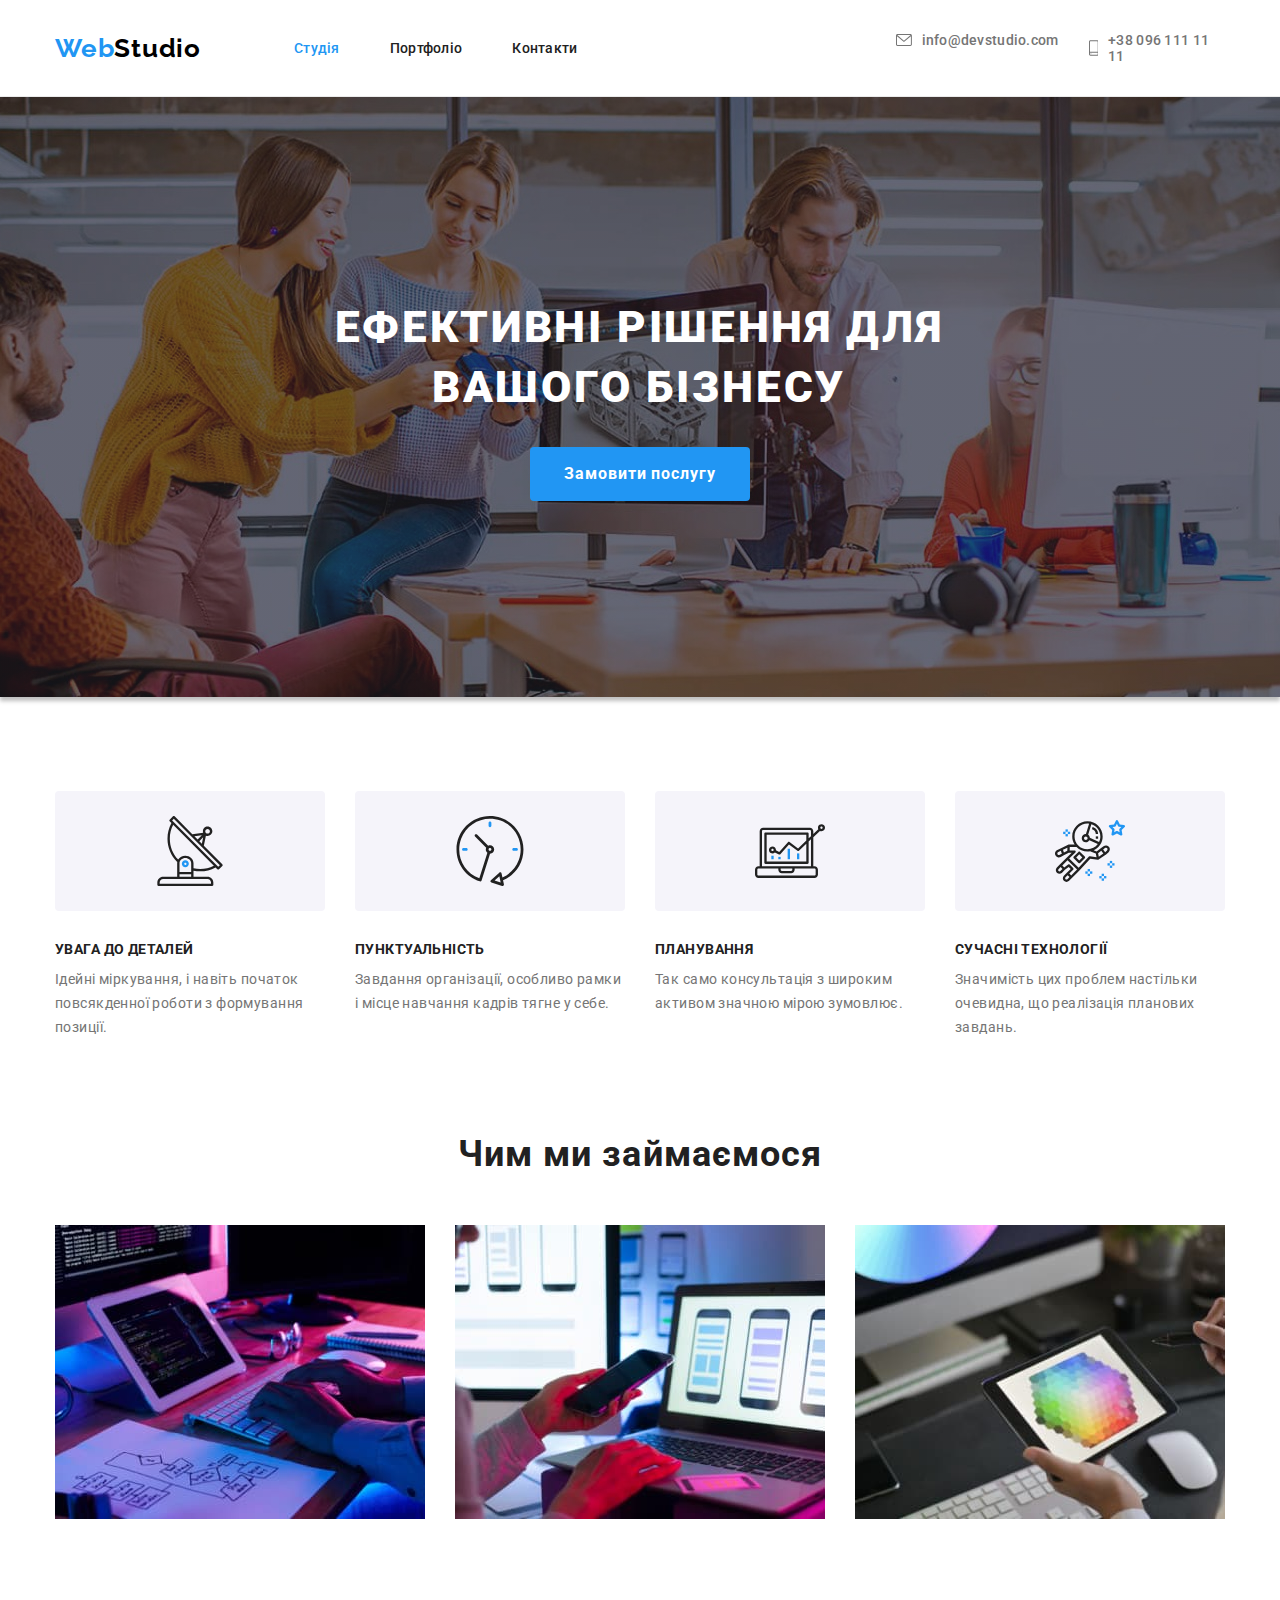
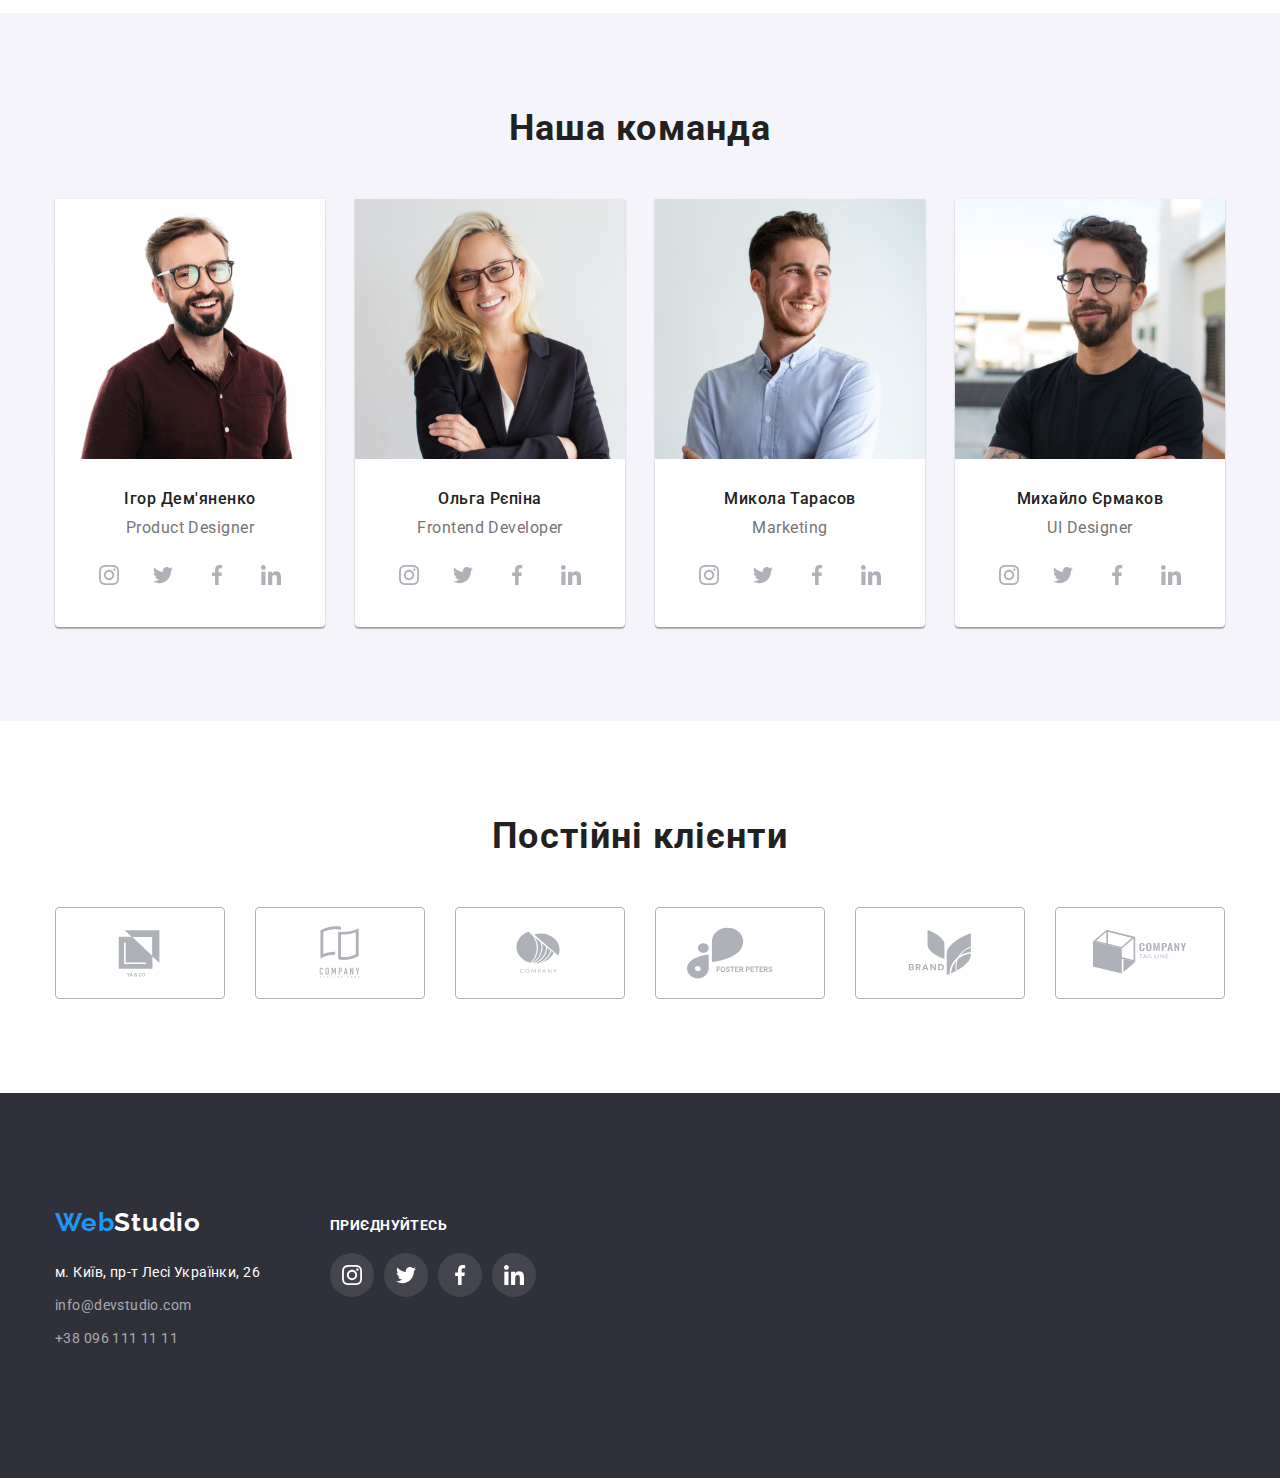
<file: index.html>
<!DOCTYPE html>
<html lang="uk">
<head>
    <meta charset="UTF-8">
    <meta http-equiv="X-UA-Compatible" content="IE=edge">
    <meta name="viewport" content="width=device-width, initial-scale=1.0">
    <title>Студія</title>
    <link rel="stylesheet" href="https://cdnjs.cloudflare.com/ajax/libs/modern-normalize/1.1.0/modern-normalize.css">
    <link rel="preconnect" href="https://fonts.googleapis.com">
    <link rel="preconnect" href="https://fonts.gstatic.com" crossorigin>
    <link href="https://fonts.googleapis.com/css2?family=Montserrat:wght@400;700&family=Raleway:wght@700&family=Roboto:wght@400;500;700;900&display=swap" rel="stylesheet">
    <link rel="stylesheet" href="./css/styles.css">
</head>
<body class="body">
    <header class="header">
        <div class="container nav">
            <nav class="nav">
            <a class="logo" href="WebStudio"> <span class="logo-web">Web</span><span class="logo-studio">Studio</span></a>
            <ul class="nav-list list">
                <li class="item"><a href="./index.html" class="nav-link current">Студія</a></li>
                <li class="item"><a href="./portfolio.html" class="nav-link">Портфоліо</a></li>
                <li class="item"><a href="#" class="nav-link">Контакти</a></li>
            </ul>
            </nav>
            <ul class="header-contacts list">    
                <li class="item">
                    <a class="header-mail-item" href="mailto:info@devstudio.com">
                        <svg class="header-mail-icon" width="16" height="12">
                        <use href="./images/icons.svg#icon-envelope"></use>
                        </svg>
                        info@devstudio.com
                    </a>
                </li>
                <li class="item">
                    <a class="header-tel-item" href="tel:+380961111111">
                        <svg class="header-tel-icon" width="10" height="16">
                        <use href="./images/icons.svg#icon-smartphone"></use>
                        </svg>
                        +38 096 111 11 11
                    </a>
                </li>
            </ul> 
        </div>                  
    </header>
    <main>
        <!-- Ефективні рішення для вашого бізнесу -->
        <section class="solutions">
            <div class="container">
                <h1 class="solutions-title">Ефективні рішення для вашого бізнесу</h1>   
                <button type="button" class="studio-button">Замовити послугу</button>
            </div>    
        </section>
        <!-- Перелік переваг -->
        <section class="advantage">
            <div class="container">
            <h2 class="visually-hidden">Наші особливості</h2>
            <ul class="advantage-list list">
                <li class="advantage-item">
                    <div class="antenna">
                        <svg class="antenna-icon" width="70" height="70">
                            <use href="./images/icons.svg#icon-antenna"></use>
                            </svg>
                    </div>
                    <h3 class="advantage-title">Увага до деталей</h3>
                    <p class="advantage-text">Ідейні міркування, і навіть початок повсякденної роботи з формування позиції.</p>
                </li>
                <li class="advantage-item">
                    <div class="clock">
                        <svg class="clock-icon" width="70" height="70">
                            <use href="./images/icons.svg#icon-clock"></use>
                            </svg>
                    </div>
                    <h3 class="advantage-title">Пунктуальність</h3>
                    <p class="advantage-text">Завдання організації, особливо рамки і місце навчання кадрів тягне у себе.</p>
                </li>
                <li class="advantage-item">
                    <div class="diagram">
                        <svg class="diagram-icon" width="70" height="70">
                            <use href="./images/icons.svg#icon-diagram"></use>
                            </svg>
                    </div>
                    <h3 class="advantage-title">Планування</h3>
                    <p class="advantage-text">Так само консультація з широким активом значною мірою зумовлює.</p>
                </li>
                <li class="advantage-item">
                    <div class="astronaut">
                        <svg class="astronaut-icon" width="70" height="70">
                            <use href="./images/icons.svg#icon-astronaut"></use>
                            </svg>
                    </div>
                    <h3 class="advantage-title">Сучасні технології</h3>
                    <p class="advantage-text">Значимість цих проблем настільки очевидна, що реалізація планових завдань.</p>
                </li>  
            </ul>
            </div>
            </section>
        <!-- Чим займаємося -->
        <section class="section work">
            <div class="container">
            <h2 class="section-title">Чим ми займаємося</h2>
            <ul class="work-list list">
                <li><img src="./images/img1.jpg" alt="Programing PC" width="370" height="294"></li>
                <li><img src="./images/img2.jpg" alt="Programing Phones" width="370" height="294"></li>
                <li><img src="./images/img3.jpg" alt="Programing Tablets" width="370" height="294"></li>
            </ul>
            </div>
        </section>
        <!-- Наша команда -->
        <section class="section team">
            <div class="container">
            <h2 class="section-title">Наша команда</h2> 
            <ul class="team-list list">
                <li class="team-item">
                    <img src="./images/img1productdesigner.jpg" alt="pictere1" width="270">
                    <div class="team-item-description">
                    <h3 class="section-subtitle">Ігор Дем'яненко</h3>
                    <p class="section-title-text">Product Designer</p>
                    </div>
                    <ul class="social-icons list">
                        <li class="icon-item">
                            <a href="" class="social-link link">
                            <svg class="social-icon" width="20" height="20">
                                <use href="./images/icons.svg#icon-instagram"></use>
                            </svg>
                            </a>
                        </li>
                        <li class="icon-item">
                            <a href="" class="social-link link">
                            <svg class="social-icon" width="20" height="20">
                                <use href="./images/icons.svg#icon-twitter"></use>
                            </svg>
                            </a>
                        </li>
                        <li class="icon-item">
                            <a href="" class="social-link link">
                            <svg class="social-icon" width="20" height="20">
                                <use href="./images/icons.svg#icon-facebook"></use>
                            </svg>
                            </a>
                        </li>
                        <li class="icon-item">
                            <a href="" class="social-link link">
                            <svg class="social-icon" width="20" height="20">
                                <use href="./images/icons.svg#icon-linkedin"></use>
                            </svg>
                            </a>
                        </li>
                    </ul>
                </li>
                <li class="team-item">
                    <img src="./images/img2frontenddeveloper.jpg" alt="pictere2" width="270">
                    <div class="team-item-description">
                    <h3 class="section-subtitle">Ольга Рєпіна</h3>
                    <p class="section-title-text">Frontend Developer</p>
                    </div>
                    <ul class="social-icons list">
                        <li class="icon-item"><a href="" class="social-link link">
                            <svg class="social-icon" width="20" height="20">
                                <use href="./images/icons.svg#icon-instagram"></use>
                            </svg>
                        </a></li>
                        <li class="icon-item"><a href="" class="social-link link">
                            <svg class="social-icon" width="20" height="20">
                                <use href="./images/icons.svg#icon-twitter"></use>
                            </svg>
                        </a></li>
                        <li class="icon-item"><a href="" class="social-link link">
                            <svg class="social-icon" width="20" height="20">
                                <use href="./images/icons.svg#icon-facebook"></use>
                            </svg>
                        </a></li>
                        <li class="icon-item"><a href="" class="social-link link">
                            <svg class="social-icon" width="20" height="20">
                                <use href="./images/icons.svg#icon-linkedin"></use>
                            </svg>
                        </a></li>
                    </ul>
                </li>
                <li class="team-item">
                    <img src="./images/img3mmarketing.jpg" alt="picture3" width="270">
                    <div class="team-item-description">
                    <h3 class="section-subtitle">Микола Тарасов</h3>
                    <p class="section-title-text">Marketing</p>
                    </div>
                    <ul class="social-icons list">
                        <li class="icon-item"><a href="" class="social-link link">
                            <svg class="social-icon" width="20" height="20">
                                <use href="./images/icons.svg#icon-instagram"></use>
                            </svg>
                        </a></li>
                        <li class="icon-item"><a href="" class="social-link link">
                            <svg class="social-icon" width="20" height="20">
                                <use href="./images/icons.svg#icon-twitter"></use>
                            </svg>
                        </a></li>
                        <li class="icon-item"><a href="" class="social-link link">
                            <svg class="social-icon" width="20" height="20">
                                <use href="./images/icons.svg#icon-facebook"></use>
                            </svg>
                        </a></li>
                        <li class="icon-item"><a href="" class="social-link link">
                            <svg class="social-icon" width="20" height="20">
                                <use href="./images/icons.svg#icon-linkedin"></use>
                            </svg>
                        </a></li>
                    </ul>
                </li>
                <li class="team-item">
                    <img src="./images/img4uidesigner.jpg" alt="picture4" width="270">
                    <div class="team-item-description">
                    <h3 class="section-subtitle">Михайло Єрмаков</h3>
                    <p class="section-title-text">UI Designer</p>
                    </div>
                    <ul class="social-icons list">
                        <li class="icon-item"><a href="" class="social-link link">
                            <svg class="social-icon" width="20" height="20">
                                <use href="./images/icons.svg#icon-instagram"></use>
                            </svg>
                        </a></li>
                        <li class="icon-item"><a href="" class="social-link link">
                            <svg class="social-icon" width="20" height="20">
                                <use href="./images/icons.svg#icon-twitter"></use>
                            </svg>
                        </a></li>
                        <li class="icon-item"><a href="" class="social-link link">
                            <svg class="social-icon" width="20" height="20">
                                <use href="./images/icons.svg#icon-facebook"></use>
                            </svg>
                        </a></li>
                        <li class="icon-item"><a href="" class="social-link link">
                            <svg class="social-icon" width="20" height="20">
                                <use href="./images/icons.svg#icon-linkedin"></use>
                            </svg>
                        </a></li>
                    </ul>
                </li>
            </ul>
            </div>   
        </section>
        <!-- Постійні клієнти -->
        <section class="section clients">
            <div class="container">
            <h2 class="section-title">Постійні клієнти</h2> 
            <ul class="clients-list list">
                <li class="clients-item">
                    <a href="" class="clients-link link">
                    <svg class="clients-icon" width="106" height="60">
                        <use href="./images/icons.svg#icon-Logo-1"></use>
                    </svg>
                    </a> 
                </li>
                <li class="clients-item">
                    <a href="" class="clients-link link">
                    <svg class="clients-icon" width="106" height="60">
                        <use href="./images/icons.svg#icon-Logo-2"></use>
                    </svg> 
                    </a>
                </li>
                <li class="clients-item">
                    <a href="" class="clients-link link">
                    <svg class="clients-icon" width="106" height="60">
                        <use href="./images/icons.svg#icon-Logo-3"></use>
                    </svg>
                    </a> 
                </li>
                <li class="clients-item">
                    <a href="" class="clients-link link">
                    <svg class="clients-icon" width="106" height="60">
                        <use href="./images/icons.svg#icon-group"></use>
                    </svg> 
                    </a>
                </li>
                <li class="clients-item">
                    <a href="" class="clients-link link">
                    <svg class="clients-icon" width="106" height="60">
                        <use href="./images/icons.svg#icon-Logo-5"></use>
                    </svg>
                    </a> 
                </li>
                <li class="clients-item">
                    <a href="" class="clients-link link">
                    <svg class="clients-icon" width="106" height="60">
                        <use href="./images/icons.svg#icon-Logo-6"></use>
                    </svg> 
                    </a>
                </li>
            </ul>
            </div> 
        </section>      
    </main>
    <!-- Футер Footer -->
    <footer class="footer">
        <div class="container footer">
            <div class="footer-logo-address">    
            <a class="logo" href="WebStudio"> <span class="logo-web">Web</span><span class="logo-studio-footer">Studio</span></a>
            <address class="address">
            <ul class="footer-contacts list">
                <li class="footer-contscts-item"><a href="https://goo.gl/maps/JaY7fDQ8cY8N5DtZ7" target="_blank" rel="noopener noreferrer nofollow" class="footer-map">м. Київ, пр-т Лесі Українки, 26</a></li>
                <li class="footer-contscts-item"><a href="mailto:info@devstudio.com" class="footer-mail">info@devstudio.com</a></li>
                <li class="footer-contscts-item"><a href="tel:+380961111111" class="footer-tel">+38 096 111 11 11</a></li>
            </ul>
            </address>
            </div>
            <div class="footer-social-contacts">
                <h3 class="footer-social-title">Приєднуйтесь</h3>
            <ul class="social-contacts-list list">
                <li class="footer-icon-item">
                    <a href="" class="footer-social-link link">
                    <svg class="footer-social-icon" width="20" height="20">
                        <use href="./images/icons.svg#icon-instagram"></use>
                    </svg>
                    </a>
                </li>
                <li class="footer-icon-item">
                    <a href="" class="footer-social-link link">
                    <svg class="footer-social-icon" width="20" height="20">
                        <use href="./images/icons.svg#icon-twitter"></use>
                    </svg>
                    </a>
                </li>
                <li class="footer-icon-item">
                    <a href="" class="footer-social-link link">
                    <svg class="footer-social-icon" width="20" height="20">
                        <use href="./images/icons.svg#icon-facebook"></use>
                    </svg>
                    </a>
                </li>
                <li class="footer-icon-item">
                    <a href="" class="footer-social-link link">
                    <svg class="footer-social-icon" width="20" height="20">
                        <use href="./images/icons.svg#icon-linkedin"></use>
                    </svg>
                    </a>
                </li>
            </ul>
            </div>
        </div>
    </footer>
</body>
</html>
</file>
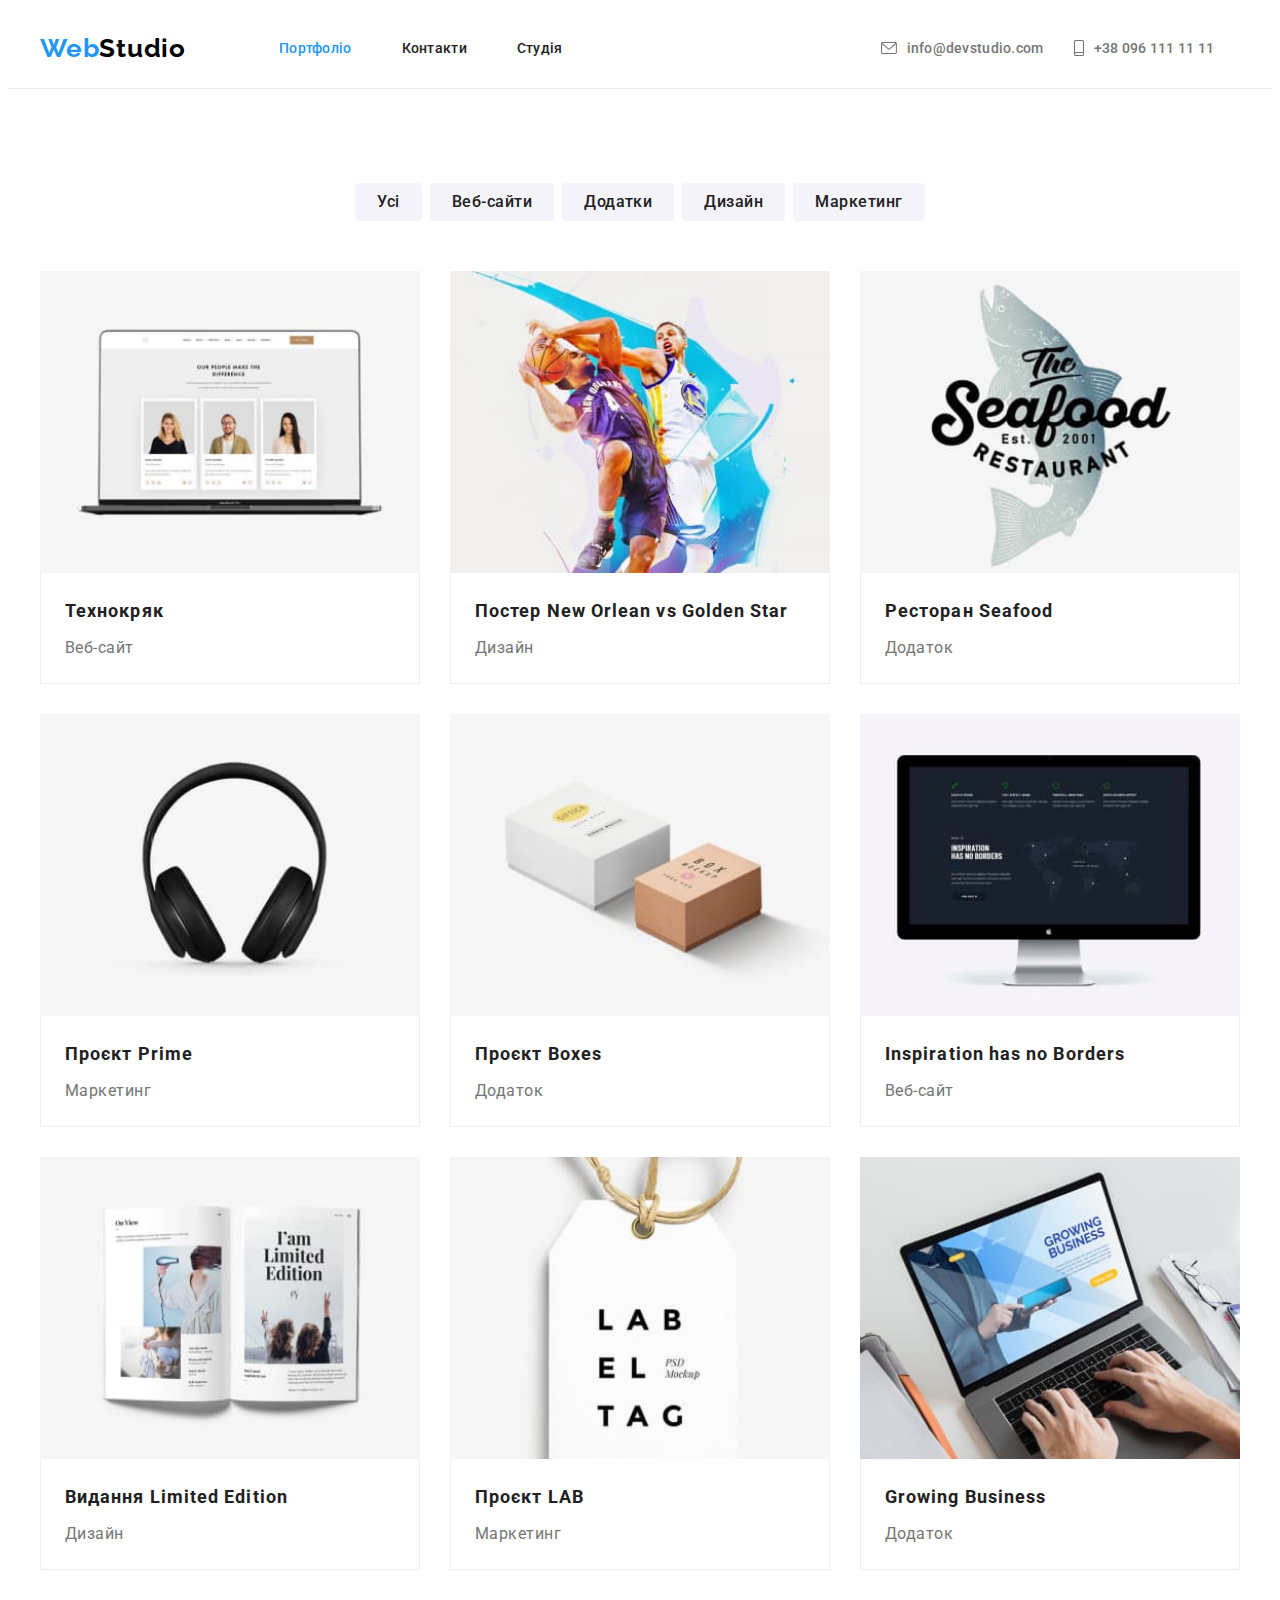
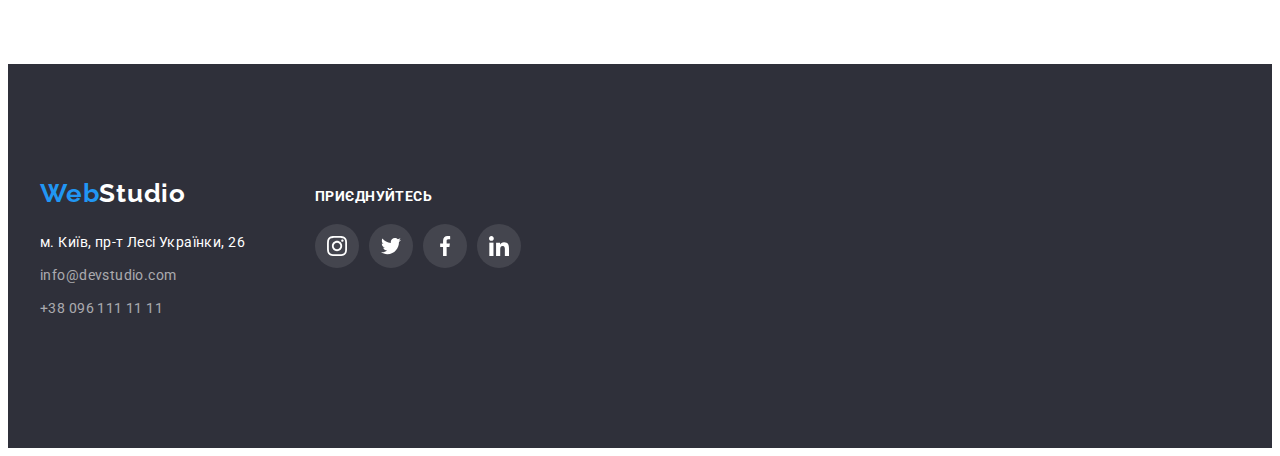
<file: portfolio.html>
<!DOCTYPE html>
<html lang="uk">
<head>
    <meta charset="UTF-8">
    <meta http-equiv="X-UA-Compatible" content="IE=edge">
    <meta name="viewport" content="width=device-width, initial-scale=1.0">
    <title>Портфоліо</title>
    <link rel="preconnect" href="https://fonts.googleapis.com">
    <link rel="preconnect" href="https://fonts.gstatic.com" crossorigin>
    <link href="https://fonts.googleapis.com/css2?family=Montserrat:wght@400;700&family=Raleway:wght@700&family=Roboto:wght@400;500;700;900&display=swap" rel="stylesheet">
    <link rel="stylesheet" href="./css/styles.css">
</head>
<body class="body">
    <header class="header">
        <div class="container nav">
        <nav class="nav"> 
            <a class="logo" href="WebStudio"> <span class="logo-web">Web</span><span class="logo-studio">Studio</span></a>
            <ul class="nav-list list">
                <li class="item"><a href="./portfolio.html" class="nav-link current">Портфоліо</a></li>
                <li class="item"><a href="#" class="nav-link">Контакти</a></li>
                <li class="item"><a href="./index.html" class="nav-link">Студія</a></li>
            </ul>
        </nav>
            <ul class="header-contacts list">    
                <li class="item">
                    <a class="header-mail-item" href="mailto:info@devstudio.com">
                        <svg class="header-mail-icon" width="16" height="12">
                        <use href="./images/icons.svg#icon-envelope" ></use>
                        </svg>
                        info@devstudio.com
                    </a>
                </li>
                <li class="item">
                    <a class="header-tel-item" href="tel:+380961111111">
                        <svg class="header-tel-icon" width="10" height="16">
                        <use href="./images/icons.svg#icon-smartphone"></use>
                        </svg>
                        +38 096 111 11 11
                    </a>
                </li>
            </ul>
        </div>    
    </header>
    <main>
        <!-- Меню портфоліо -->
        <section class="portfolio">
            <div class="container">
            <h1 class="visually-hidden">Меню портфоліо</h1>
            <ul class="filter list">
                <li class="filter-item"><button type="button" class="portfolio-button">Усі</button></li>
                <li class="filter-item"><button type="button" class="portfolio-button">Веб-сайти</button></li>
                <li class="filter-item"><button type="button" class="portfolio-button">Додатки</button></li>
                <li class="filter-item"><button type="button" class="portfolio-button">Дизайн</button></li>
                <li class="filter-item"><button type="button" class="portfolio-button">Маркетинг</button></li>
            </ul>
            <ul class="cards-list list">
                <li class="card-item">
                    <a class="card-item-link" href=""><img src="./images/imgspecialists.jpg.jpg" alt="3 specialists on desktop" width="370">
                        <div class="card-item-description">
                        <h2 class="card-subtitle">Технокряк</h2>
                        <p class="card-text">Веб-сайт</p>
                        </div>
                    </a>
                </li>
                <li class="card-item">
                    <a class="card-item-link" href=""><img src="./images/imgbasketbolistsduel.jpg.jpg" alt="2 basketbolists duel" width="370">
                        <div class="card-item-description">
                        <h2 class="card-subtitle">Постер New Orlean vs Golden Star</h2>
                        <p class="card-text">Дизайн</p>
                        </div>
                    </a>
                </li>
                <li class="card-item">
                    <a class="card-item-link" href=""><img src="./images/imgseafoodrestaurantlogo.jpg.jpg" alt="Seafood restaurant logo" width="370">
                        <div class="card-item-description">
                        <h2 class="card-subtitle">Ресторан Seafood</h2>
                        <p class="card-text">Додаток</p>
                        </div>
                    </a>
                </li>
                <li class="card-item">
                    <a class="card-item-link" href=""><img src="./images/imgairphones.jpg.jpg" alt="Airphones" width="370">
                        <div class="card-item-description">
                        <h2 class="card-subtitle">Проєкт Prime</h2>
                        <p class="card-text">Маркетинг</p>
                        </div>
                    </a>
                </li>
                <li class="card-item">
                    <a class="card-item-link" href=""><img src="./images/imgboxes.jpg.jpg" alt="Boxes" width="370">
                        <div class="card-item-description">
                        <h2 class="card-subtitle">Проєкт Boxes</h2>
                        <p class="card-text">Додаток</p>
                        </div>
                    </a>
                </li>
                <li class="card-item">
                    <a class="card-item-link" href=""><img src="./images/imgdesktopwithworldmap.jpg.jpg" alt="Desktop with world map" width="370">
                        <div class="card-item-description">
                        <h2 class="card-subtitle">Inspiration has no Borders</h2>
                        <p class="card-text">Веб-сайт</p>
                        </div>
                    </a>
                </li>
                <li class="card-item">
                    <a class="card-item-link" href=""><img src="./images/imgopenedbook.jpg.jpg" alt="Opened book" width="370">
                        <div class="card-item-description">
                        <h2 class="card-subtitle">Видання Limited Edition</h2>
                        <p class="card-text">Дизайн</p>
                        </div>
                    </a>
                </li>
                <li class="card-item">
                    <a class="card-item-link" href=""><img src="./images/imgprojectlabtag.jpg.jpg" alt="Project LAB tag" width="370">
                        <div class="card-item-description">
                        <h2 class="card-subtitle">Проєкт LAB</h2>
                        <p class="card-text">Маркетинг</p>
                        </div>
                    </a>
                </li>
                <li class="card-item">
                    <a class="card-item-link" href=""><img src="./images/imgbusinesslaptop.jpg.jpg" alt="Business laptop" width="370">
                        <div class="card-item-description">
                        <h2 class="card-subtitle">Growing Business</h2>
                        <p class="card-text">Додаток</p>
                        </div>
                    </a>
                </li>
            </ul>
            </div>
        </section>    
    </main>
    <footer class="footer">
        <div class="container footer">
            <div class="footer-logo-address">    
            <a class="logo" href="WebStudio"> <span class="logo-web">Web</span><span class="logo-studio-footer">Studio</span></a>
            <address class="address">
            <ul class="footer-contacts list">
                <li class="footer-contscts-item"><a href="https://goo.gl/maps/JaY7fDQ8cY8N5DtZ7" target="_blank" rel="noopener noreferrer nofollow" class="footer-map">м. Київ, пр-т Лесі Українки, 26</a></li>
                <li class="footer-contscts-item"><a href="mailto:info@devstudio.com" class="footer-mail">info@devstudio.com</a></li>
                <li class="footer-contscts-item"><a href="tel:+380961111111" class="footer-tel">+38 096 111 11 11</a></li>
            </ul>
            </address>
            </div>
            <div class="footer-social-contacts">
                <h3 class="footer-social-title">Приєднуйтесь</h3>
            <ul class="social-contacts-list list">
                <li class="footer-icon-item">
                    <a href="" class="footer-social-link link">
                    <svg class="footer-social-icon" width="20" height="20">
                        <use href="./images/icons.svg#icon-instagram"></use>
                    </svg>
                    </a>
                </li>
                <li class="footer-icon-item">
                    <a href="" class="footer-social-link link">
                    <svg class="footer-social-icon" width="20" height="20">
                        <use href="./images/icons.svg#icon-twitter"></use>
                    </svg>
                    </a>
                </li>
                <li class="footer-icon-item">
                    <a href="" class="footer-social-link link">
                    <svg class="footer-social-icon" width="20" height="20">
                        <use href="./images/icons.svg#icon-facebook"></use>
                    </svg>
                    </a>
                </li>
                <li class="footer-icon-item">
                    <a href="" class="footer-social-link link">
                    <svg class="footer-social-icon" width="20" height="20">
                        <use href="./images/icons.svg#icon-linkedin"></use>
                    </svg>
                    </a>
                </li>
            </ul>
            </div>
        </div>
    </footer>
</body>
</html>
</file>
<file: css/styles.css>
:root{
    --main-text-color: #212121;
    --primary-text-color: #757575;
    --footer-text-address-color: rgba(255, 255, 255, 0.6);
    --part-logo-color: #000000;
    --secondary-background-color: #2F303A;
    --third-background-color: #F5F4FA;
    --quarter-background-color: #188CE8;
    --first-color:  #FFFFFF;
    --second-color:  #2196F3;
    --third-color-icons:  #AFB1B8;
}
.body{
    color: var(--main-text-color);
    font-family: 'Roboto', sans-serif;
}
.container{
    width: 1200px;
    padding-left: 15px;
    padding-right: 15px;
    margin-left: auto;
    margin-right: auto;
    /* outline: 2px solid salmon;  */
}
a {
    text-decoration: none;
}
.list, p, h1, h2, h3, h4, h5, h6{
    padding: 0;
    margin: 0;
}
li { 
    list-style-type: none; 
}
.visually-hidden {
    position: absolute;
      white-space: nowrap;
      width: 1px;
      height: 1px;
      overflow: hidden;
      border: 0;
      padding: 0;
      clip: rect(0 0 0 0);
      clip-path: inset(50%);
      margin: -1px;
  }
/* стилізація header і footer*/
.header{
    background-color: var(--first-color);
    border-bottom: 1px solid #ECECEC;
}
.nav{
    display: flex;
    align-items: center;
}
.footer{
    background-color: var(--secondary-background-color);
    padding-top: 56px;
    padding-bottom: 64px;
}
.logo{
    font-family: 'Raleway';
    font-style: normal;
    font-weight: 700;
    font-size: 26px;
    line-height: calc(16 / 12);
    letter-spacing: 0.03em;
}
.logo-web{
    color: var(--second-color);
}
.logo-studio{
    color: var(--part-logo-color);
}
.logo-studio-footer{
    color: var(--first-color);
}
.nav-list .nav-link.current {
    color: var(--second-color);
}
.nav-list{
    font-weight: 500;
    font-size: 14px;
    line-height: calc(16 / 14);
    letter-spacing: 0.02em;
    display: flex;
    margin-left: 93px;
}
.nav-link{
    color: inherit;
}
.nav-list .item + .item{
    margin-left: 50px;
}
.item{
    display: block;
    padding-top: 32px;
    padding-bottom: 32px;
}
.header-mail-item, .header-tel-item{
    color: var(--primary-text-color);
    display: flex; 
    align-items: center;
}
.header-mail-item:hover, .header-tel-item:hover, 
.header-mail-item:focus, .header-tel-item:focus{
    color: var(--second-color);
}
.header-mail-icon, .header-tel-icon{
    margin-right: 10px;
    fill: currentColor;
}
.footer-map{
    color: var(--first-color);
}
.footer-tel, .footer-mail{
    color: var(--footer-text-address-color);
}
.nav-link:hover,.nav-link:focus,
.header-mail:hover,.header-mail:focus, 
.header-tel:hover,.header-tel:focus,
.footer-map:hover, .footer-map:focus, 
.footer-mail:hover,.footer-mail:focus,
.footer-tel:hover,.footer-tel:focus,
.footer-map:hover,.footr-map:focus {
    color: var(--second-color);
}
.header-contacts{
    font-weight: 500;
    font-size: 14px;
    line-height: calc(16 / 14);
    letter-spacing: 0.02em;
    display: flex;
    gap: 30px;
    margin-left: 318px;
}
.footer-contacts{
    font-style: normal;
    font-weight: 400;
    font-size: 14px;
    line-height: calc(24 / 14);
    letter-spacing: 0.03em;
}
.footer-contscts-item{
    display: block;
}
.footer-contscts-item:not(:last-child){
    margin-bottom: 9px;
}
.address{
    margin-top: 20px;
}
.container.footer{
    display: flex;
    justify-content: flex-start;
 }
.footer-social-contacts{
    margin-left: 70px;
}
.footer-social-title{
    font-style: normal;
    font-weight: 700;
    font-size: 14px;
    line-height: calc(16 / 14);
    letter-spacing: 0.03em;
    text-transform: uppercase;
    color: var(--first-color);
    margin-top: 12px;
    margin-bottom: 20px;
}
.social-contacts-list{
    display: flex;
}
.social-contacts-list .footer-icon-item{
    width: 44px;
    height: 44px;  
}
.social-contacts-list .footer-icon-item:not(:last-child){
    margin-right: 10px;
} 
.footer-social-link{
    width: 100%;
    height: 100%;
    display: flex;
    align-items: center;
    justify-content: center;
    border-radius: 50%;
    color: var(--first-color);
    background-color: rgba(255, 255, 255, 0.1);
}
.footer-social-icon{
    fill: currentColor;
}
.footer-social-link:hover, .footer-social-link:focus{
    background-color: var(--second-color);
}
/* стилізація Студія секції solutions (Ефективні рішення для вашого бізнесу)*/
.solutions-title {
    color: var(--first-color);

    font-weight: 900;
    font-size: 44px;
    line-height: calc(60 / 44);
    letter-spacing: 0.06em;
    text-transform: uppercase;
    text-align: center;
    margin-bottom: 30px;
    margin-left: 236px;
    width: 696px;
 }
.solutions{
    background-color: var(--secondary-background-color);
    text-align: center;
    padding-top: 200px;
    padding-bottom: 200px;
    max-width: 1600px;
    height: 600px;
    margin-left: auto;
    margin-right: auto;
    background-image: 
    linear-gradient(to right, rgba(47, 48, 58, 0.4), rgba(47, 48, 58, 0.4)),
    url(../images/solutionsbg.jpg);
    box-shadow: 0px 4px 4px rgba(0, 0, 0, 0.25);
    background-position: center;
    background-repeat: no-repeat;
    background-size: cover;
}
.studio-button{
    color: var(--first-color);
    background-color: var(--second-color);
    border-color: transparent;
    display: inline-block;
    border-radius: 4px;
    padding: 10px 32px;
    cursor: pointer;
    font-weight: 700;
    font-size: 16px;
    line-height: calc(30 / 16);
    text-align: center;
    letter-spacing: 0.06em;
}
.studio-button:hover, .studio-button:focus{
    color: var(--first-color);
    background-color: var(--second-color);
    border-color: var(--second-color);
}
/* стилізація Студія секції advantage (Перелік переваг)*/
.advantage{
    padding-top: 94px;
    padding-bottom: 94px;
}
.advantage-list.list{
    display: flex;
}
.advantage-list .advantage-item + .advantage-item{
    margin-left: 30px;
}

.advantage-title{
font-weight: 700;
font-size: 14px;
line-height: calc(16 / 14);
letter-spacing: 0.03em;
text-transform: uppercase;
margin-bottom: 10px;
margin-top: 30px;
}
.advantage-text{
    color: var(--primary-text-color);
    font-size: 14px;
    line-height: calc(24 / 14);
    letter-spacing: 0.03em;
}
.antenna, .clock, .diagram, .astronaut{
    background: var(--third-background-color);
    border-radius: 4px;
    width: 270px;
    height: 120px;
    display: flex;
    align-items: center;
    justify-content: center;

}

/* стилізація Студія секції section Чим займаємося або і Наша команда */
.section-title{
    font-weight: 700;
    font-size: 36px;
    line-height: calc(42 / 36);
    text-align: center;
    letter-spacing: 0.03em;
    margin-bottom: 50px;
}
.work-list{
    display: flex;
    justify-content: space-between;
}
/* стилізація Студія секції section Чим займаємося*/
.section.work{
    padding-bottom: 94px;
}
/* стилізація Студія секції section (Наша команда)*/
.section.team{
    background-color: var(--third-background-color);
    padding-top: 94px;
    padding-bottom: 94px;
}
.team-item-description{
    padding-top: 30px;
    padding-bottom: 16px;
}
.section-subtitle{
    font-weight: 500;
    font-size: 16px;
    line-height: calc(19 / 16);
    letter-spacing: 0.03em;
    margin-bottom: 10px;
}
.section-title-text{
    color: var(--primary-text-color);
    font-size: 16px;
    line-height: calc(19 / 16);
    letter-spacing: 0.03em;
}
.team-list{
    display: flex;
    gap: 30px;
}
.team-list .team-item{
    background: #FFFFFF;
    box-shadow: 0px 1px 3px rgba(0, 0, 0, 0.12), 0px 1px 1px rgba(0, 0, 0, 0.14), 0px 2px 1px rgba(0, 0, 0, 0.2);
    border-radius: 0px 0px 4px 4px;
    margin: 0;
    text-align: center;
}
.team-list .icon-item{
    width: 44px;
    height: 44px;  
}
.team-list .icon-item:not(:last-child){
    margin-right: 10px;
}  
.team-list .social-icons{
    display: flex;
    justify-content: center;
    margin-bottom: 30px;
}
.team-list .social-link{
    width: 100%;
    height: 100%;
    display: flex;
    align-items: center;
    justify-content: center;
    color: var(--third-color-icons);
    background-color: var(--first-color);
    border-radius: 50%;
}
.team-list .social-link:hover, .team-list .social-link:focus{
    color: var(--first-color);
    background-color: var(--second-color);
}
.team-list .social-icon{
    fill: currentColor;
}
/* стилізація Студія секції section (Постійні клієнти)*/
.section.clients{
    padding-top: 94px;
    padding-bottom: 94px;
}
.clients-list{
    display: flex;
    gap: 30px;
}
.clients-item{
    flex-basis: calc((100% - 150px) / 6);
    display: flex;
    width: 170px;
    height: 92px;
}
.clients-link{
    color: var(--third-color-icons);
    width: 100%;
    height: 100%;
    border: 1px solid var(--third-color-icons);
    border-radius: 4px;
    display: flex;
    align-items: center;
    justify-content: center;
}
.clients-link:hover, .clients-link:focus{
    border: 1px solid var(--second-color);
    color: var(--second-color);
}
.clients-icon{
    fill: var(--third-color-icons);
}
.clients-link:hover .clients-icon,
.clients-link:focus .clients-icon{
    fill: currentColor;
}
/* стилізація Портфоліо основного вмісту*/
.portfolio{
    padding-top: 94px;
    padding-bottom: 94px;
}
.filter.list{
    display: flex;
    justify-content: center;
    margin-bottom: 50px;
}
.filter .filter-item + .filter-item{
    margin-left: 8px;
}
.filter-item:hover, .filter-item:focus{
    box-shadow: 
    1px 4px 6px rgba(0, 0, 0, 0.16), 
    0px 4px 4px rgba(0, 0, 0, 0.06),
    0px 1px 1px rgba(0, 0, 0, 0.12);
}
.portfolio-button{
    color: var(--main-text-color);
    background-color: var(--third-background-color);
    border: none;
    cursor: pointer;
    font-family: inherit;
    font-weight: 500;
    font-size: 16px;
    line-height: calc(26 / 16);
    text-align: center;
    letter-spacing: 0.03em;
    border-radius: 4px;
    padding: 6px 22px;
}
.portfolio-button:hover, .portfolio-button:focus{
    color: var(--first-color);
    background-color: var(--quarter-background-color);
}
.card-item-description{
    padding: 20px 24px;
    border-left: 1px solid #EEEEEE;;
    border-right: 1px solid #EEEEEE;;
    border-bottom: 1px solid #EEEEEE;;
}
.card-subtitle{
    color: var(--main-text-color);
    margin-bottom: 4px;
    font-weight: 700;
    font-size: 18px;
    line-height: calc(36 / 18);
    letter-spacing: 0.06em;
}
.card-text{
    color: var(--primary-text-color);
    font-size: 16px;
    line-height: calc(30 / 16);
    letter-spacing: 0.03em;
}
.cards-list{
    display: flex;
    flex-wrap: wrap;
    gap: 30px;
}
.cards-list .card-item{
    flex-basis: calc((100% - 60px) / 3);
}
.cards-list .card-item:nth-last-child(-n + 3){
    margin-bottom: 0;
}
img{
    display: block; 
    width: 100%; 
    height: auto;
}
.cards-list .card-item-link{
    display: block;
}
.cards-list .card-item-link:hover{
    box-shadow: 
    1px 4px 6px rgba(0, 0, 0, 0.16), 
    0px 4px 4px rgba(0, 0, 0, 0.06),
    0px 1px 1px rgba(0, 0, 0, 0.12);
}
</file>
